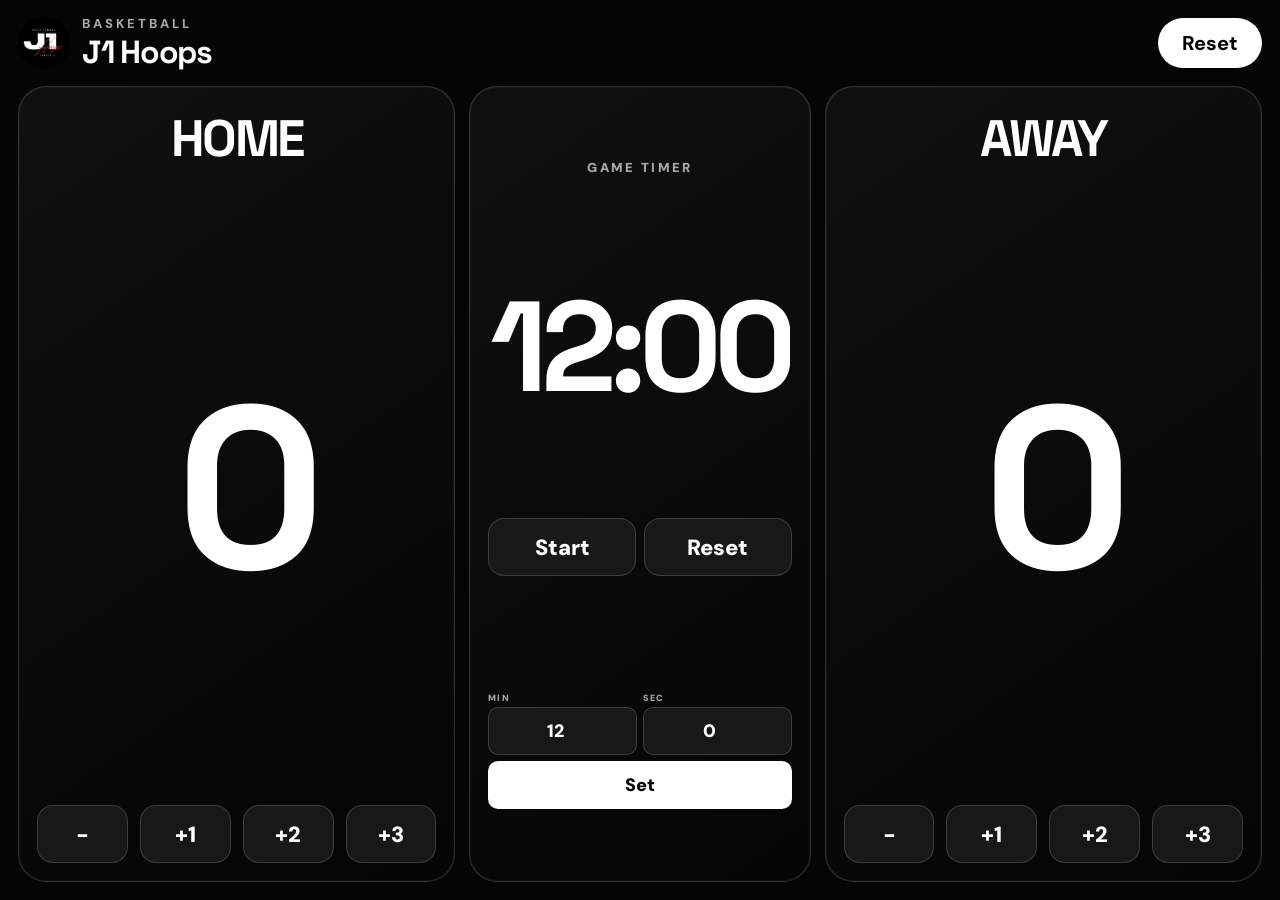
<file: index.html>
<!doctype html>
<html lang="en">
<head>
  <meta charset="utf-8">
  <meta name="viewport" content="width=device-width, initial-scale=1, viewport-fit=cover">
  <meta name="theme-color" content="#000000">
  <meta name="apple-mobile-web-app-capable" content="yes">
  <meta name="apple-mobile-web-app-status-bar-style" content="black-translucent">
  <meta name="apple-mobile-web-app-title" content="J1 Hoops">
  <meta name="description" content="J1 Hoops basketball scoreboard with team names, scores, and game timer.">
  <title>J1 Hoops Scoreboard</title>
  <link rel="manifest" href="manifest.webmanifest">
  <link rel="apple-touch-icon" href="logo.png">
  <link rel="preconnect" href="https://fonts.googleapis.com">
  <link rel="preconnect" href="https://fonts.gstatic.com" crossorigin>
  <link href="https://fonts.googleapis.com/css2?family=DM+Sans:wght@500;700;800&family=Space+Grotesk:wght@600;700&display=swap" rel="stylesheet">
  <link rel="stylesheet" href="styles.css">
</head>
<body>
  <main class="scoreboard-app">
    <header class="brand-bar">
      <img src="logo.png" alt="J1 Hoops logo">
      <div>
        <span>Basketball</span>
        <strong>J1 Hoops</strong>
      </div>
      <button id="reset-all" type="button" aria-label="Reset scoreboard">Reset</button>
    </header>

    <section class="scoreboard">
      <article class="team-card">
        <input id="team-a-name" value="HOME" aria-label="Team A name">
        <strong id="score-a">0</strong>
        <div class="score-buttons">
          <button type="button" data-team="a" data-points="-1">-</button>
          <button type="button" data-team="a" data-points="1">+1</button>
          <button type="button" data-team="a" data-points="2">+2</button>
          <button type="button" data-team="a" data-points="3">+3</button>
        </div>
      </article>

      <section class="timer-card" aria-label="Game timer">
        <span>Game Timer</span>
        <strong id="timer-display">12:00</strong>
        <div class="timer-buttons">
          <button id="timer-toggle" type="button">Start</button>
          <button id="timer-reset" type="button">Reset</button>
        </div>
        <form class="timer-edit" id="timer-edit">
          <label>
            Min
            <input id="timer-minutes" type="number" min="0" max="99" value="12">
          </label>
          <label>
            Sec
            <input id="timer-seconds" type="number" min="0" max="59" value="0">
          </label>
          <button type="submit">Set</button>
        </form>
      </section>

      <article class="team-card">
        <input id="team-b-name" value="AWAY" aria-label="Team B name">
        <strong id="score-b">0</strong>
        <div class="score-buttons">
          <button type="button" data-team="b" data-points="-1">-</button>
          <button type="button" data-team="b" data-points="1">+1</button>
          <button type="button" data-team="b" data-points="2">+2</button>
          <button type="button" data-team="b" data-points="3">+3</button>
        </div>
      </article>
    </section>
  </main>
  <script src="script.js"></script>
</body>
</html>
</file>
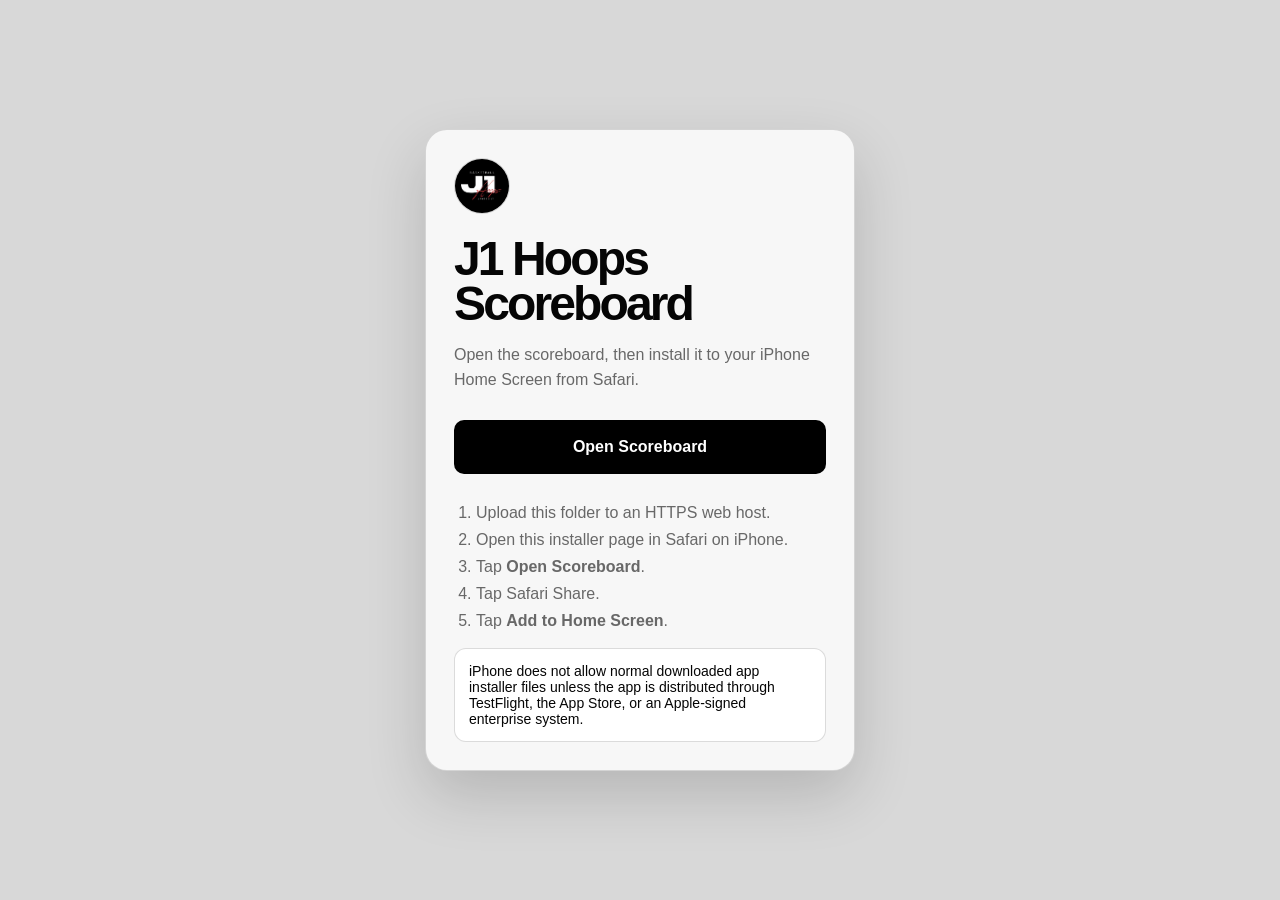
<file: INSTALLER.html>
<!doctype html>
<html lang="en">
<head>
  <meta charset="utf-8">
  <meta name="viewport" content="width=device-width, initial-scale=1">
  <meta name="theme-color" content="#000000">
  <title>J1-Hoops Scorekit Installer</title>
  <style>
    * { box-sizing: border-box; }
    body {
      min-height: 100vh;
      margin: 0;
      display: grid;
      place-items: center;
      color: #050505;
      background: #d8d8d8;
      font-family: -apple-system, BlinkMacSystemFont, "Segoe UI", sans-serif;
    }
    main {
      width: min(430px, calc(100% - 28px));
      padding: 28px;
      background: #f7f7f7;
      border: 1px solid rgba(0, 0, 0, .14);
      border-radius: 22px;
      box-shadow: 0 24px 60px rgba(0, 0, 0, .16);
    }
    .mark {
      width: 56px;
      height: 56px;
      display: block;
      object-fit: cover;
      border-radius: 50%;
      border: 1px solid rgba(0, 0, 0, .14);
    }
    h1 {
      margin: 22px 0 10px;
      font-size: 48px;
      line-height: .95;
      letter-spacing: -.06em;
    }
    p {
      color: #686868;
      line-height: 1.55;
    }
    .button {
      width: 100%;
      min-height: 54px;
      display: inline-flex;
      align-items: center;
      justify-content: center;
      margin: 12px 0;
      color: white;
      background: #000;
      border-radius: 10px;
      text-decoration: none;
      font-weight: 800;
    }
    ol {
      margin: 18px 0 0;
      padding-left: 22px;
      color: #686868;
    }
    li { margin: 9px 0; }
    .note {
      margin-top: 18px;
      padding: 14px;
      color: #050505;
      background: #fff;
      border: 1px solid rgba(0, 0, 0, .14);
      border-radius: 12px;
      font-size: 14px;
    }
  </style>
</head>
<body>
  <main>
    <img class="mark" src="logo.png" alt="J1 Hoops logo">
    <h1>J1 Hoops Scoreboard</h1>
    <p>Open the scoreboard, then install it to your iPhone Home Screen from Safari.</p>
    <a class="button" href="index.html">Open Scoreboard</a>
    <ol>
      <li>Upload this folder to an HTTPS web host.</li>
      <li>Open this installer page in Safari on iPhone.</li>
      <li>Tap <strong>Open Scoreboard</strong>.</li>
      <li>Tap Safari Share.</li>
      <li>Tap <strong>Add to Home Screen</strong>.</li>
    </ol>
    <div class="note">
      iPhone does not allow normal downloaded app installer files unless the app is distributed through TestFlight, the App Store, or an Apple-signed enterprise system.
    </div>
  </main>
</body>
</html>
</file>
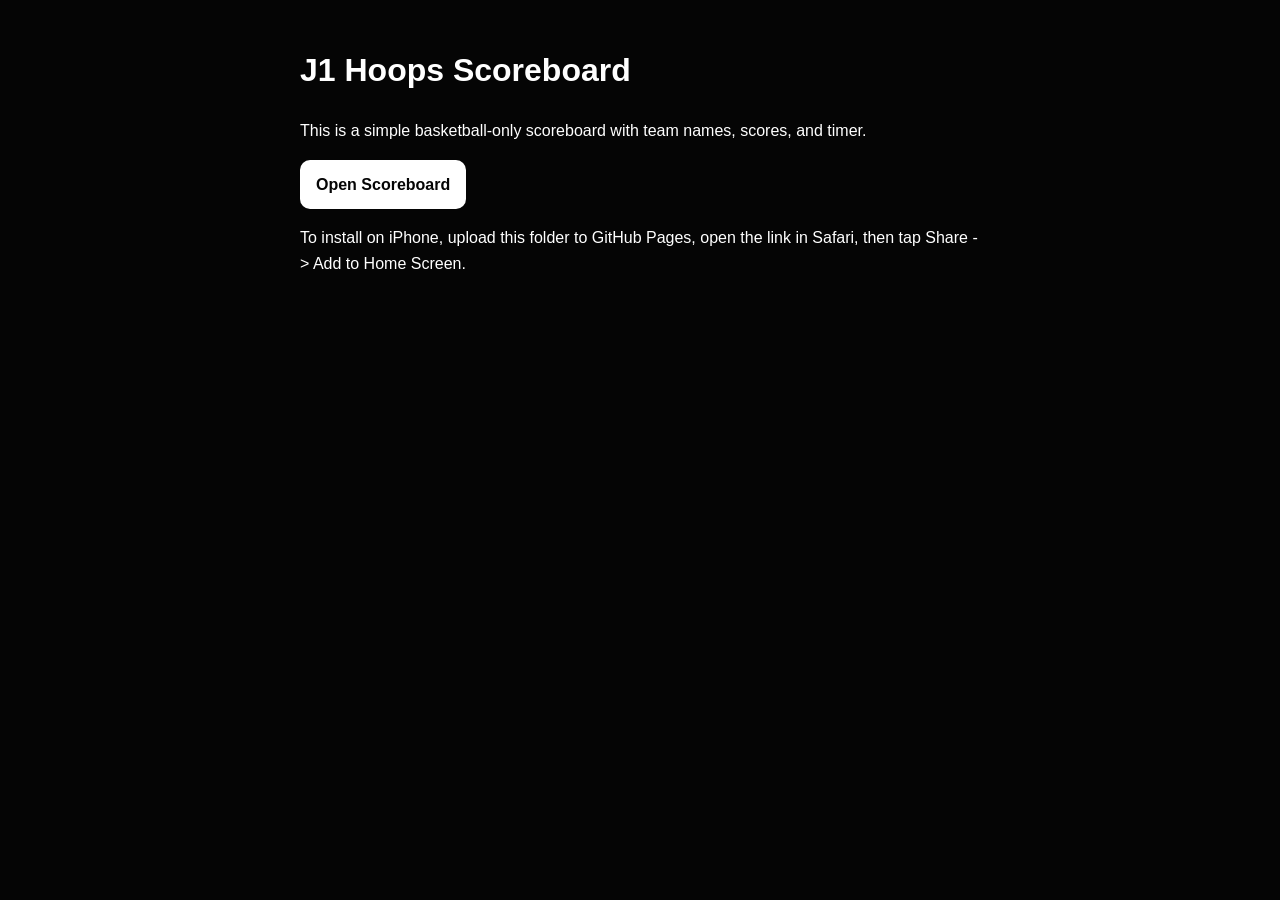
<file: START-HERE-iPhone.html>
<!doctype html>
<html lang="en">
<head>
  <meta charset="utf-8">
  <meta name="viewport" content="width=device-width, initial-scale=1">
  <title>J1 Hoops Scoreboard</title>
  <style>
    body { margin: 0; padding: 24px; background: #050505; color: white; font-family: -apple-system, BlinkMacSystemFont, "Segoe UI", sans-serif; line-height: 1.6; }
    main { max-width: 680px; margin: 0 auto; }
    a { color: #050505; background: white; display: inline-block; padding: 12px 16px; border-radius: 10px; text-decoration: none; font-weight: 800; }
  </style>
</head>
<body>
  <main>
    <h1>J1 Hoops Scoreboard</h1>
    <p>This is a simple basketball-only scoreboard with team names, scores, and timer.</p>
    <p><a href="index.html">Open Scoreboard</a></p>
    <p>To install on iPhone, upload this folder to GitHub Pages, open the link in Safari, then tap Share -> Add to Home Screen.</p>
  </main>
</body>
</html>
</file>
<file: styles.css>
:root {
  --black: #050505;
  --panel: #101010;
  --panel-2: #181818;
  --white: #ffffff;
  --muted: #a8a8a8;
  --line: rgba(255, 255, 255, .16);
}

* { box-sizing: border-box; }
html, body { min-height: 100%; }
body {
  margin: 0;
  color: var(--white);
  background: var(--black);
  font-family: "DM Sans", -apple-system, BlinkMacSystemFont, "Segoe UI", sans-serif;
  -webkit-font-smoothing: antialiased;
}
button, input {
  font: inherit;
  touch-action: manipulation;
}

.scoreboard-app {
  width: min(100vw, 920px);
  min-height: 100dvh;
  margin: 0 auto;
  display: grid;
  grid-template-rows: auto 1fr;
  gap: clamp(8px, 1.6vh, 16px);
  padding: calc(env(safe-area-inset-top) + clamp(8px, 2vh, 16px)) clamp(10px, 3vw, 22px) calc(env(safe-area-inset-bottom) + clamp(8px, 2vh, 16px));
}

.brand-bar {
  min-height: 54px;
  display: grid;
  grid-template-columns: auto 1fr auto;
  align-items: center;
  gap: 12px;
}
.brand-bar img {
  width: clamp(38px, 8vw, 54px);
  height: clamp(38px, 8vw, 54px);
  object-fit: cover;
  border-radius: 50%;
}
.brand-bar span {
  display: block;
  color: var(--muted);
  text-transform: uppercase;
  letter-spacing: .22em;
  font-size: clamp(9px, 1.7vw, 12px);
  font-weight: 800;
}
.brand-bar strong {
  display: block;
  font: 800 clamp(18px, 4vw, 28px) "Space Grotesk";
  letter-spacing: -.04em;
}
.brand-bar button {
  min-height: 40px;
  padding: 0 14px;
  color: var(--black);
  background: var(--white);
  border: 0;
  border-radius: 999px;
  font-weight: 800;
}

.scoreboard {
  min-height: 0;
  display: grid;
  grid-template-columns: 1fr;
  grid-template-rows: 1fr auto 1fr;
  gap: clamp(8px, 1.4vh, 14px);
}

.team-card,
.timer-card {
  min-width: 0;
  min-height: 0;
  display: grid;
  align-items: center;
  justify-items: center;
  background: linear-gradient(145deg, var(--panel), #050505);
  border: 1px solid var(--line);
  border-radius: clamp(16px, 4vw, 26px);
  box-shadow: inset 0 0 0 1px rgba(255,255,255,.04);
  overflow: hidden;
}

.team-card {
  grid-template-rows: auto 1fr auto;
  gap: clamp(4px, 1vh, 10px);
  padding: clamp(12px, 2.6vh, 24px);
}
.team-card input {
  min-width: 0;
  width: 100%;
  color: var(--white);
  background: transparent;
  border: 0;
  outline: 0;
  text-align: center;
  font: 800 clamp(20px, 7vw, 48px) "Space Grotesk";
  letter-spacing: -.05em;
  text-transform: uppercase;
}
.team-card > strong {
  font: 800 clamp(82px, 28vw, 230px) "Space Grotesk";
  line-height: .78;
  letter-spacing: -.12em;
}

.score-buttons {
  width: 100%;
  display: grid;
  grid-template-columns: repeat(4, 1fr);
  gap: 8px;
}
.score-buttons button,
.timer-buttons button {
  min-height: clamp(42px, 7vh, 60px);
  color: var(--white);
  background: var(--panel-2);
  border: 1px solid var(--line);
  border-radius: 12px;
  font-weight: 900;
}
.score-buttons button:active,
.timer-buttons button:active {
  color: var(--black);
  background: var(--white);
}

.timer-card {
  grid-template-rows: auto auto auto auto;
  gap: clamp(4px, 1vh, 8px);
  padding: clamp(10px, 2vh, 18px);
}
.timer-card span {
  color: var(--muted);
  text-transform: uppercase;
  letter-spacing: .18em;
  font-size: clamp(9px, 2.4vw, 13px);
  font-weight: 900;
}
.timer-card strong {
  max-width: 100%;
  overflow: hidden;
  font: 800 clamp(58px, 18vw, 150px) "Space Grotesk";
  line-height: .86;
  letter-spacing: -.07em;
  white-space: nowrap;
}
.timer-buttons {
  display: grid;
  grid-template-columns: 1fr 1fr;
  gap: 8px;
  width: min(100%, 340px);
}
.timer-edit {
  width: min(100%, 340px);
  display: grid;
  grid-template-columns: 1fr 1fr auto;
  gap: 8px;
  align-items: end;
}
.timer-edit label {
  display: grid;
  gap: 3px;
  color: var(--muted);
  text-transform: uppercase;
  letter-spacing: .12em;
  font-size: 9px;
  font-weight: 900;
}
.timer-edit input {
  width: 100%;
  min-height: 38px;
  color: var(--white);
  background: var(--panel-2);
  border: 1px solid var(--line);
  border-radius: 10px;
  text-align: center;
  font-weight: 900;
}
.timer-edit button {
  min-height: 38px;
  padding: 0 12px;
  color: var(--black);
  background: var(--white);
  border: 0;
  border-radius: 10px;
  font-weight: 900;
}

@media (orientation: landscape) {
  .scoreboard-app {
    width: 100vw;
    max-width: none;
    gap: 8px;
    padding: calc(env(safe-area-inset-top) + 8px) calc(env(safe-area-inset-right) + 10px) calc(env(safe-area-inset-bottom) + 8px) calc(env(safe-area-inset-left) + 10px);
  }
  .brand-bar {
    min-height: 42px;
  }
  .brand-bar img {
    width: 38px;
    height: 38px;
  }
  .brand-bar strong {
    font-size: clamp(17px, 2.6vw, 24px);
  }
  .scoreboard {
    grid-template-columns: minmax(0, 1fr) minmax(0, .9fr) minmax(0, 1fr);
    grid-template-rows: 1fr;
    gap: 8px;
  }
  .team-card,
  .timer-card {
    border-radius: 18px;
    padding: 10px;
  }
  .team-card > strong {
    font-size: clamp(76px, 15vw, 170px);
  }
  .team-card input {
    font-size: clamp(18px, 3.4vw, 34px);
  }
  .timer-card strong {
    font-size: clamp(54px, 9vw, 112px);
    letter-spacing: -.06em;
  }
  .timer-buttons,
  .timer-edit {
    width: 100%;
  }
  .timer-edit {
    grid-template-columns: 1fr 1fr;
    gap: 6px;
  }
  .timer-edit button {
    grid-column: 1 / -1;
  }
  .score-buttons {
    gap: 6px;
  }
  .score-buttons button,
  .timer-buttons button {
    min-height: 40px;
  }
}

@media (min-width: 768px) and (orientation: portrait) {
  .scoreboard-app {
    width: min(100vw, 980px);
    gap: 18px;
    padding: calc(env(safe-area-inset-top) + 20px) 28px calc(env(safe-area-inset-bottom) + 24px);
  }
  .brand-bar {
    min-height: 72px;
  }
  .brand-bar img {
    width: 64px;
    height: 64px;
  }
  .brand-bar span {
    font-size: 14px;
  }
  .brand-bar strong {
    font-size: 34px;
  }
  .brand-bar button {
    min-height: 54px;
    padding: 0 24px;
    font-size: 20px;
  }
  .scoreboard {
    gap: 18px;
  }
  .team-card,
  .timer-card {
    border-radius: 30px;
    padding: 26px;
  }
  .team-card input {
    font-size: clamp(34px, 7vw, 62px);
  }
  .team-card > strong {
    font-size: clamp(170px, 30vw, 300px);
  }
  .timer-card strong {
    font-size: clamp(100px, 18vw, 180px);
  }
  .timer-buttons,
  .timer-edit {
    width: min(100%, 520px);
  }
  .score-buttons {
    gap: 14px;
  }
  .score-buttons button,
  .timer-buttons button {
    min-height: 68px;
    border-radius: 18px;
    font-size: 24px;
  }
  .timer-edit input,
  .timer-edit button {
    min-height: 54px;
    border-radius: 16px;
    font-size: 20px;
  }
}

@media (min-width: 900px) and (orientation: landscape) {
  .scoreboard-app {
    gap: 14px;
    padding: calc(env(safe-area-inset-top) + 14px) calc(env(safe-area-inset-right) + 18px) calc(env(safe-area-inset-bottom) + 18px) calc(env(safe-area-inset-left) + 18px);
  }
  .brand-bar {
    min-height: 58px;
  }
  .brand-bar img {
    width: 52px;
    height: 52px;
  }
  .brand-bar span {
    font-size: 13px;
  }
  .brand-bar strong {
    font-size: 32px;
  }
  .brand-bar button {
    min-height: 50px;
    padding: 0 24px;
    font-size: 20px;
  }
  .scoreboard {
    grid-template-columns: minmax(0, 1fr) minmax(0, .78fr) minmax(0, 1fr);
    gap: 14px;
  }
  .team-card,
  .timer-card {
    border-radius: 28px;
    padding: 18px;
  }
  .team-card input {
    font-size: clamp(30px, 4vw, 54px);
  }
  .team-card > strong {
    font-size: clamp(160px, 18vw, 260px);
  }
  .timer-card strong {
    font-size: clamp(92px, 10vw, 160px);
  }
  .score-buttons {
    gap: 12px;
  }
  .score-buttons button,
  .timer-buttons button {
    min-height: 58px;
    border-radius: 16px;
    font-size: 22px;
  }
  .timer-edit input,
  .timer-edit button {
    min-height: 48px;
    font-size: 18px;
  }
}

@media (max-height: 620px) and (orientation: portrait) {
  .team-card > strong {
    font-size: clamp(70px, 24vw, 150px);
  }
  .timer-card strong {
    font-size: clamp(48px, 15vw, 90px);
  }
  .score-buttons button,
  .timer-buttons button {
    min-height: 38px;
  }
}
</file>
